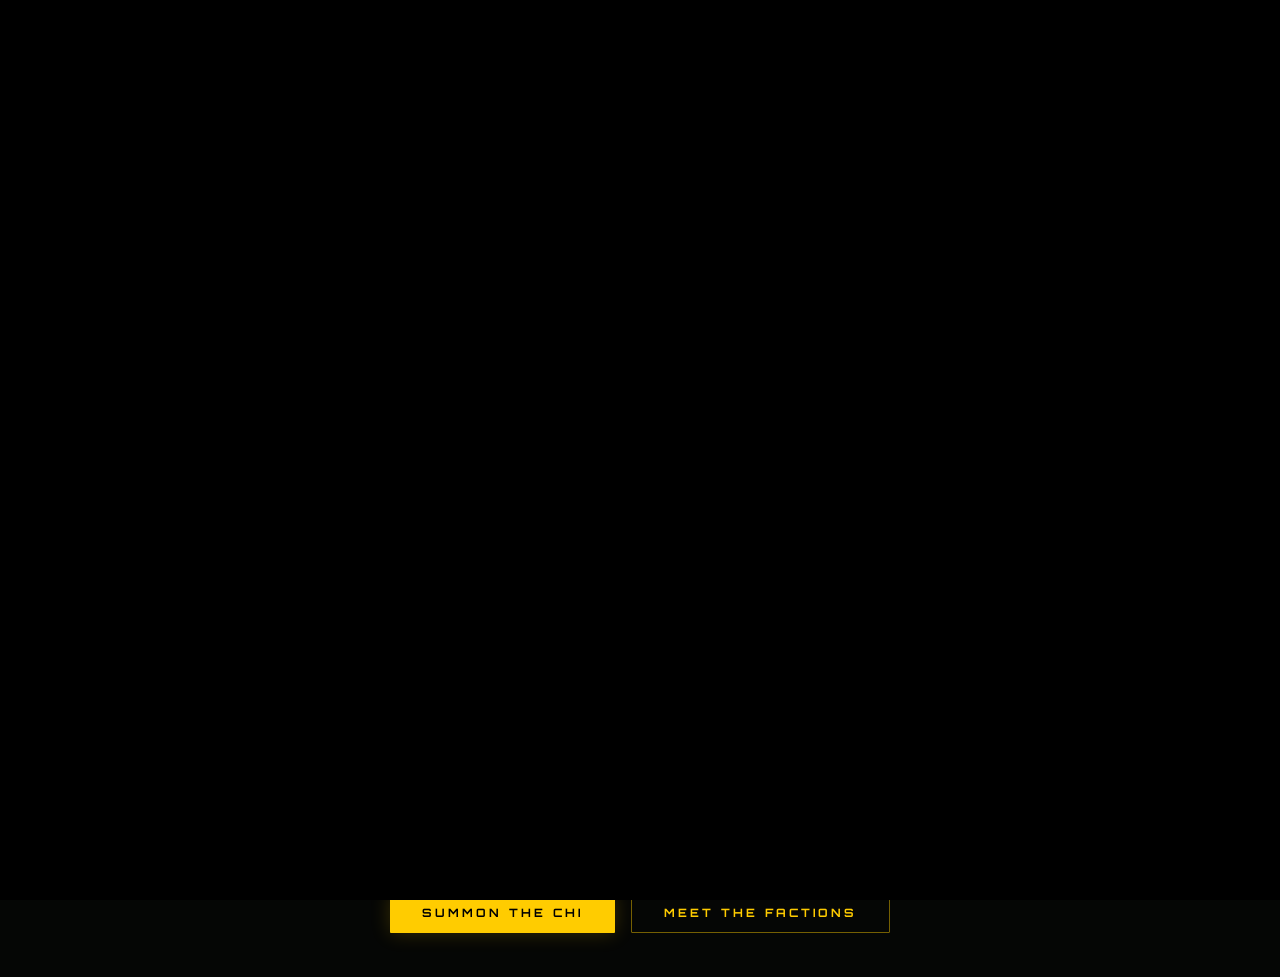
<file: index.html>
<!DOCTYPE html>
<html lang="en">

<head>
    <meta charset="UTF-8">
    <meta name="viewport" content="width=device-width, initial-scale=1.0">
    <title>Iron Fist | The Immortal Weapon</title>
    <link rel="icon" type="image/png" href="Assets\iron-fist-icon-4.png">
    <link rel="stylesheet" href="css/style.css">

    <style>
        /* ── Hero ── */
        .hero {
            position: relative;
            height: 100vh;
            display: flex;
            align-items: center;
            justify-content: center;
            text-align: center;
            overflow: hidden;
            background: #050605;
        }

        /* Subtle radial glow behind the fist */
        .hero::before {
            content: '';
            position: absolute;
            inset: 0;
            background: radial-gradient(ellipse 60% 50% at 50% 55%,
                    rgba(255, 204, 0, 0.07) 0%,
                    transparent 70%);
            pointer-events: none;
            z-index: 0;
        }

        /* ── Fist emblem ── */
        .fist-wrap {
            position: relative;
            width: clamp(130px, 22vw, 200px);
            height: clamp(130px, 22vw, 200px);
            margin: 0 auto 2rem;
        }

        /* Rotating ring */
        .fist-ring {
            position: absolute;
            inset: 0;
            border-radius: 50%;
            border: 1.5px solid rgba(255, 204, 0, 0.35);
            animation: spinRing 18s linear infinite;
        }

        .fist-ring::before {
            content: '';
            position: absolute;
            top: -4px;
            left: 50%;
            transform: translateX(-50%);
            width: 8px;
            height: 8px;
            border-radius: 50%;
            background: var(--primary-gold);
            box-shadow: 0 0 12px var(--primary-gold);
        }

        @keyframes spinRing {
            to {
                transform: rotate(360deg);
            }
        }

        /* Inner glow disc */
        .fist-disc {
            position: absolute;
            inset: 12px;
            border-radius: 50%;
            background: radial-gradient(circle, rgba(255, 204, 0, 0.10) 0%, rgba(5, 6, 5, 0.95) 65%);
            border: 1px solid rgba(255, 204, 0, 0.15);
            display: flex;
            align-items: center;
            justify-content: center;
        }

        /* SVG fist icon */
        .fist-svg {
            width: 52%;
            height: 52%;
            filter: drop-shadow(0 0 14px rgba(255, 204, 0, 0.55));
            animation: fistPulse 3.5s ease-in-out infinite;
        }

        @keyframes fistPulse {

            0%,
            100% {
                filter: drop-shadow(0 0 10px rgba(255, 204, 0, 0.4));
                transform: scale(1);
            }

            50% {
                filter: drop-shadow(0 0 22px rgba(255, 204, 0, 0.75));
                transform: scale(1.04);
            }
        }

        /* ── Hero content ── */
        .hero-content {
            position: relative;
            z-index: 2;
            max-width: 680px;
            padding: 2rem 1.5rem;
        }

        .hero-eyebrow {
            font-family: var(--font-heading);
            font-size: clamp(0.6rem, 1.5vw, 0.75rem);
            letter-spacing: 10px;
            color: var(--primary-gold);
            text-transform: uppercase;
            opacity: 0;
            animation: riseIn 1s 0.2s ease-out forwards;
            margin-bottom: 0.6rem;
        }

        .hero-text-logo {
            font-family: var(--font-heading);
            color: transparent;
            font-weight: 900;
            font-size: clamp(4.5rem, 13vw, 10rem);
            margin: 0 auto;
            display: inline-block;
            -webkit-text-stroke: 2px var(--primary-gold);
            text-shadow: 0 0 20px rgba(255, 204, 0, 0.5), 0 0 50px rgba(255, 204, 0, 0.3);
            line-height: 0.88;
            letter-spacing: 4px;
            transform: perspective(500px) translateZ(40px);
            transition: all 0.3s ease;
            opacity: 0;
            animation: riseIn 1s 0.5s ease-out forwards;
            margin-bottom: 0.2rem;
        }

        .hero-text-logo:hover {
            color: var(--primary-gold);
            filter: drop-shadow(0 0 30px var(--primary-gold)) brightness(1.2);
            -webkit-text-stroke: 0px;
        }

        .glow-text {
            animation: riseIn 1s 0.5s ease-out forwards, glow 1.6s ease-in-out infinite alternate;
        }

        @keyframes glow {
            from {
                text-shadow: 0 0 3px rgba(255, 220, 0, 0.9),
                    0 0 8px rgba(255, 204, 0, 0.6),
                    0 0 18px rgba(255, 190, 0, 0.35);
            }

            to {
                text-shadow: 0 0 2px rgba(255, 204, 0, 0.3),
                    0 0 5px rgba(180, 140, 0, 0.15);
            }
        }

        .hero-tagline {
            font-family: var(--font-body);
            font-size: clamp(0.85rem, 1.8vw, 1rem);
            color: #a0a8a0;
            letter-spacing: 3px;
            text-transform: uppercase;
            opacity: 0;
            animation: riseIn 1s 0.8s ease-out forwards;
            margin-bottom: 1.8rem;
        }

        .hero-divider {
            width: 48px;
            height: 1px;
            background: var(--primary-gold);
            margin: 1.4rem auto;
            opacity: 0;
            animation: riseIn 1s 1s ease-out forwards;
            box-shadow: 0 0 8px rgba(255, 204, 0, 0.5);
        }

        .hero-desc {
            font-family: var(--font-body);
            font-size: clamp(0.9rem, 1.6vw, 1.05rem);
            color: #757d75;
            line-height: 1.75;
            max-width: 520px;
            margin: 0 auto 2.2rem;
            opacity: 0;
            animation: riseIn 1s 1.2s ease-out forwards;
        }

        .cta-group {
            display: flex;
            gap: 1rem;
            justify-content: center;
            flex-wrap: wrap;
            opacity: 0;
            animation: riseIn 1s 1.5s ease-out forwards;
        }

        @keyframes riseIn {
            from {
                opacity: 0;
                transform: translateY(16px);
            }

            to {
                opacity: 1;
                transform: translateY(0);
            }
        }

        /* Slim clean buttons */
        .btn-slim {
            display: inline-flex;
            align-items: center;
            gap: 0.5rem;
            padding: 0.7rem 2rem;
            font-family: var(--font-heading);
            font-size: 0.72rem;
            font-weight: 700;
            letter-spacing: 3px;
            text-transform: uppercase;
            border-radius: 1px;
            cursor: pointer;
            transition: all 0.3s ease;
        }

        .btn-gold {
            background: var(--primary-gold);
            color: #000;
            border: none;
            box-shadow: 0 0 20px rgba(255, 204, 0, 0.2);
        }

        .btn-gold:hover {
            background: #ffe040;
            box-shadow: 0 0 30px rgba(255, 204, 0, 0.5);
            transform: translateY(-2px);
        }

        .btn-ghost {
            background: transparent;
            color: var(--primary-gold);
            border: 1px solid rgba(255, 204, 0, 0.45);
        }

        .btn-ghost:hover {
            background: rgba(255, 204, 0, 0.06);
            border-color: var(--primary-gold);
            transform: translateY(-2px);
        }

        /* ── Mobile ── */
        @media (max-width: 600px) {
            .hero-title {
                font-size: clamp(3.5rem, 20vw, 6rem);
            }

            .cta-group {
                flex-direction: column;
                align-items: center;
            }

            .btn-slim {
                width: 220px;
                justify-content: center;
            }
        }
    </style>
</head>

<body>

    <div id="intro-loader">
        <video id="intro-video" autoplay muted playsinline>
            <source src="Assets\IRONFIST LOGO INTRO.mp4" type="video/mp4">
        </video>
    </div>

    <nav>
        <div class="nav-container">
            <a href="index.html" class="nav-logo-link">
                <img src="Assets\iron-fist-icon-4.png" width="60" height="42" alt="Site Logo" class="logo">
            </a>
            <button class="hamburger" id="hamburger" aria-label="Toggle navigation">
                <span></span><span></span><span></span>
            </button>
            <ul class="nav-links" id="nav-links">
                <li><a href="index.html" class="active">Home</a></li>
                <li><a href="the origin.html">Origin</a></li>
                <li><a href="characters.html">Factions</a></li>
                <li><a href="the war.html">War</a></li>
                <li><a href="the lore.html">Lore</a></li>
            </ul>
        </div>
    </nav>
    <br>
    <br>
    <br>

    <header class="hero">
        <div class="hero-content">

            <!-- Fist Emblem -->
            <div class="fist-wrap">
                <div class="fist-ring"></div>
                <div class="fist-disc">
                    <!-- Chi Power Fist: fist + radiating energy rays + chi core -->
                    <svg class="fist-svg" viewBox="0 0 100 100" xmlns="http://www.w3.org/2000/svg">
                        <defs>
                            <radialGradient id="chiCore" cx="50%" cy="50%" r="50%">
                                <stop offset="0%" stop-color="#fff9c4" stop-opacity="1" />
                                <stop offset="40%" stop-color="#ffcc00" stop-opacity="0.9" />
                                <stop offset="100%" stop-color="#ff8800" stop-opacity="0" />
                            </radialGradient>
                        </defs>

                        <!-- Energy rays radiating outward (8 directions) -->
                        <g stroke="#ffcc00" stroke-linecap="round" opacity="0.55">
                            <line x1="50" y1="50" x2="50" y2="6" stroke-width="1.2" />
                            <line x1="50" y1="50" x2="50" y2="94" stroke-width="1.2" />
                            <line x1="50" y1="50" x2="6" y2="50" stroke-width="1.2" />
                            <line x1="50" y1="50" x2="94" y2="50" stroke-width="1.2" />
                            <line x1="50" y1="50" x2="21" y2="21" stroke-width="0.8" opacity="0.4" />
                            <line x1="50" y1="50" x2="79" y2="21" stroke-width="0.8" opacity="0.4" />
                            <line x1="50" y1="50" x2="21" y2="79" stroke-width="0.8" opacity="0.4" />
                            <line x1="50" y1="50" x2="79" y2="79" stroke-width="0.8" opacity="0.4" />
                        </g>

                        <!-- Short inner burst lines (closer energy) -->
                        <g stroke="#ffe040" stroke-linecap="round" opacity="0.7">
                            <line x1="50" y1="50" x2="50" y2="22" stroke-width="2" />
                            <line x1="50" y1="50" x2="50" y2="78" stroke-width="2" />
                            <line x1="50" y1="50" x2="22" y2="50" stroke-width="2" />
                            <line x1="50" y1="50" x2="78" y2="50" stroke-width="2" />
                            <line x1="50" y1="50" x2="29" y2="29" stroke-width="1.5" />
                            <line x1="50" y1="50" x2="71" y2="29" stroke-width="1.5" />
                            <line x1="50" y1="50" x2="29" y2="71" stroke-width="1.5" />
                            <line x1="50" y1="50" x2="71" y2="71" stroke-width="1.5" />
                        </g>

                        <!-- Fist body (fingers) -->
                        <rect x="32" y="28" width="8.5" height="20" rx="3.5" fill="#ffcc00" />
                        <rect x="42" y="24" width="8.5" height="24" rx="3.5" fill="#ffcc00" />
                        <rect x="52" y="26" width="8.5" height="22" rx="3.5" fill="#ffcc00" />
                        <rect x="62" y="30" width="8" height="18" rx="3.5" fill="#ffcc00" />

                        <!-- Palm -->
                        <rect x="28" y="44" width="46" height="22" rx="4" fill="#ffcc00" />

                        <!-- Thumb -->
                        <rect x="18" y="48" width="13" height="10" rx="4" fill="#ffcc00" />

                        <!-- Knuckle grooves -->
                        <g stroke="#050605" stroke-width="1.2">
                            <line x1="38" y1="44" x2="38" y2="51" />
                            <line x1="47" y1="44" x2="47" y2="51" />
                            <line x1="57" y1="44" x2="57" y2="51" />
                            <line x1="66" y1="44" x2="66" y2="51" />
                        </g>

                        <!-- Chi core glow on knuckle face -->
                        <ellipse cx="50" cy="48" rx="14" ry="6" fill="url(#chiCore)" opacity="0.75" />
                    </svg>
                </div>
            </div>

            <p class="hero-eyebrow">The Immortal Weapon</p>
            <h1 class="hero-text-logo glow-text">IRON<br>FIST</h1>
            <br>
            <br>
            <p class="hero-tagline">Sworn Defender &middot; K'un-Lun &middot; Chi Warrior</p>
            <div class="hero-divider"></div>
            <p class="hero-desc">
                Danny Rand returns from the mystical city of K'un&#8209;Lun with the power of the Iron Fist &mdash;
                a weapon forged from chi. Now he faces the shadows threatening New York City.
            </p>

            <div class="cta-group">
                <button class="btn-slim btn-gold" onclick="window.location.href='the origin.html'">Summon the
                    Chi</button>
                <button class="btn-slim btn-ghost" onclick="window.location.href='characters.html'">Meet the
                    Factions</button>
            </div>
        </div>
    </header>

    <script src="js/main.js"></script>

    <script>
        window.addEventListener("load", () => {
            const loader = document.getElementById("intro-loader");
            const video = document.getElementById("intro-video");

            // 1. Switch to sessionStorage to allow the intro once per tab session
            if (sessionStorage.getItem("introPlayed") === "true") {
                if (loader) {
                    loader.style.display = "none"; // Hide immediately
                    loader.remove();
                }
                return;
            }

            // 2. Play intro normally
            if (video) {
                video.play().catch(error => {
                    // Browsers often block autoplay; if it fails, just remove the loader
                    console.log("Autoplay blocked or failed:", error);
                    loader.remove();
                });

                video.onended = () => {
                    loader.classList.add("fade-out");

                    setTimeout(() => {
                        loader.remove();
                        // 3. Mark as played for THIS session only
                        sessionStorage.setItem("introPlayed", "true");
                    }, 600);
                };
            } else {
                // Safety check: if no video found, remove loader so site isn't stuck
                if (loader) loader.remove();
            }
        });
    </script>

</body>

</html>
</file>
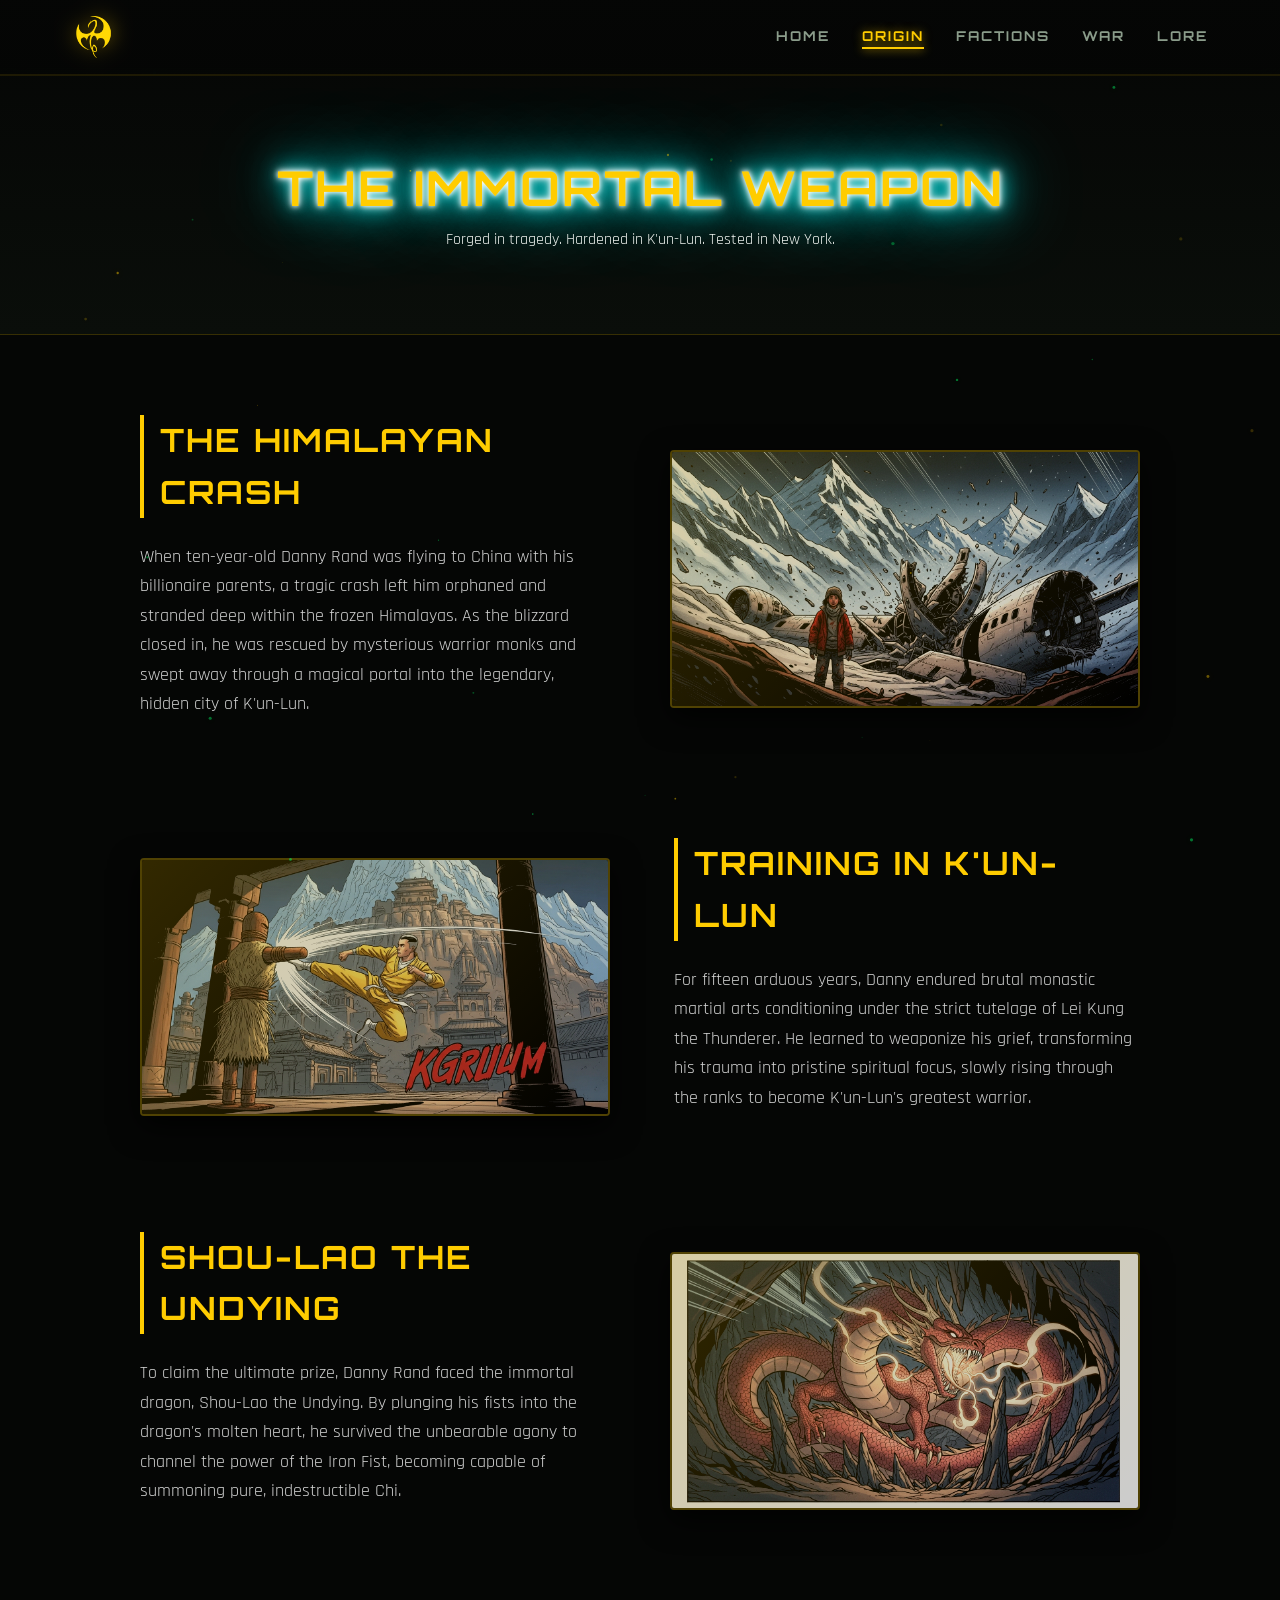
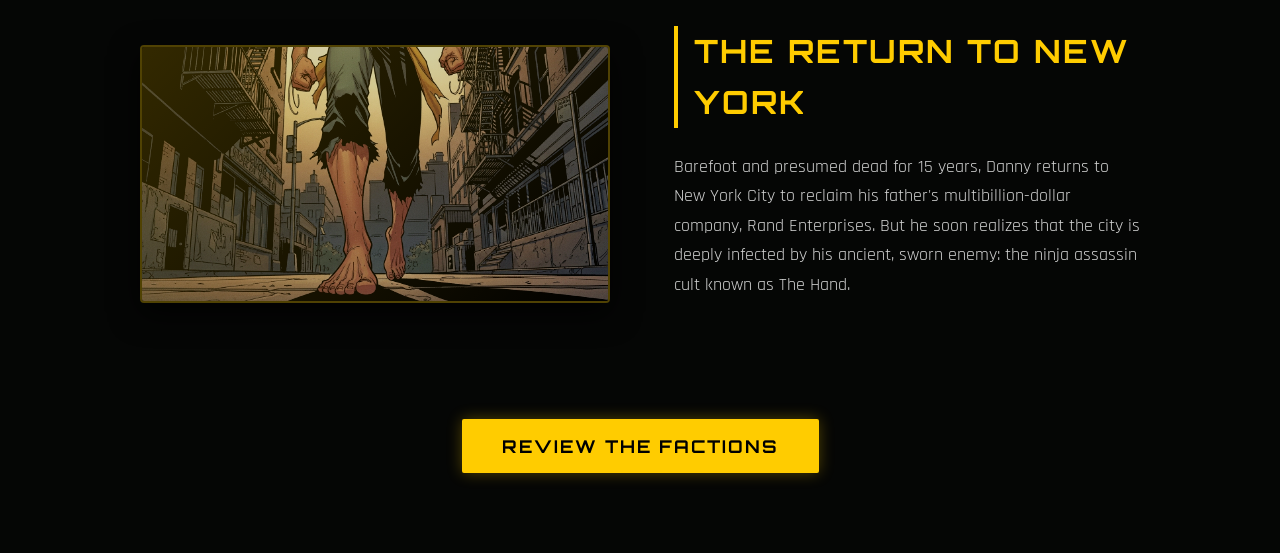
<file: characters.html>
<!DOCTYPE html>
<html lang="en">

<head>
    <meta charset="UTF-8">
    <meta name="viewport" content="width=device-width, initial-scale=1.0">
    <title>Iron Fist | The Origin</title>
    <link rel="icon" type="image/png" href="Assets\iron-fist-icon-4.png">
    <link rel="stylesheet" href="css/style.css">

    <style>
        .page-header {
            padding-top: 150px;
            padding-bottom: 50px;
            text-align: center;
            background: linear-gradient(to bottom, rgba(5, 6, 5, 0.9), var(--bg-dark));
            border-bottom: 1px solid rgba(255, 204, 0, 0.2);
        }

        .page-header h1 {
            font-size: clamp(3rem, 6vw, 5rem);
            color: var(--primary-gold);
            text-shadow: 0 0 20px var(--primary-gold-glow), 0 0 40px var(--primary-gold);
            margin-bottom: 1rem;
        }

        .story-section {
            padding: 5rem 0;
            max-width: 1000px;
            margin: 0 auto;
        }

        .story-block {
            display: flex;
            align-items: center;
            gap: 4rem;
            margin-bottom: 6rem;
        }

        .story-block:nth-child(even) {
            flex-direction: row-reverse;
        }

        .story-text {
            flex: 1;
        }

        .story-text h2 {
            color: var(--primary-gold);
            font-size: 2rem;
            margin-bottom: 1.5rem;
            border-left: 4px solid var(--primary-gold);
            padding-left: 1rem;
        }

        .story-text p {
            font-size: 1.15rem;
            color: #d0d0d0;
            margin-bottom: 1.5rem;
        }

        .story-img-container {
            flex: 1;
            position: relative;
            border-radius: 4px;
            overflow: hidden;
            box-shadow: 0 10px 30px rgba(0, 0, 0, 0.8);
            border: 2px solid rgba(255, 204, 0, 0.3);
        }

        .story-img {
            width: 100%;
            height: auto;
            display: block;
            transition: var(--transition-slow);
            filter: contrast(120%) brightness(0.8);
        }

        .story-img-container:hover .story-img {
            transform: scale(1.05);
            filter: contrast(140%) brightness(1.1);
        }

        .story-img-container::after {
            content: '';
            position: absolute;
            top: 0;
            left: 0;
            right: 0;
            bottom: 0;
            background: linear-gradient(135deg, rgba(255, 204, 0, 0.2), transparent);
            pointer-events: none;
        }

        @media (max-width: 768px) {

            .story-block,
            .story-block:nth-child(even) {
                flex-direction: column;
                gap: 2rem;
            }

            .story-section {
                padding: 2rem 0;
            }

            .story-block {
                margin-bottom: 3rem;
            }

            .story-text h2 {
                font-size: 1.4rem;
            }

            .story-text p {
                font-size: 1rem;
            }
        }

        .glow-text {
            font-size: 3rem;
            color: #fff;
            text-align: center;
            /* Initial glow */
            text-shadow: 0 0 5px #fff,
                0 0 10px #fff,
                0 0 20px #0ff,
                0 0 40px #0ff,
                0 0 80px #0ff;
            /* Animation */
            animation: glow 1.5s ease-in-out infinite alternate;
        }

        /* Keyframes for glowing animation */
        @keyframes glow {
            from {
                text-shadow: 0 0 4px #fffb00,
                    0 0 8px #d9ff00,
                    0 0 16px rgb(208, 255, 0),
                    0 0 32px rgb(255, 230, 0),
                    0 0 64px rgb(255, 255, 255);
            }

            to {
                text-shadow: 0 0 8px #000000,
                    0 0 16px rgb(0, 0, 0),
                    0 0 32px rgb(0, 0, 0),
                    0 0 64px rgb(0, 0, 0),
                    0 0 128px rgb(0, 0, 0);
            }
        }
    </style>
</head>

<body>

    <nav>
        <div class="nav-container">
            <a href="index.html" class="nav-logo-link">
                <img src="Assets\iron-fist-icon-4.png" width="60" height="42" alt="Site Logo" class="logo">
            </a>
            <button class="hamburger" id="hamburger" aria-label="Toggle navigation">
                <span></span><span></span><span></span>
            </button>
            <ul class="nav-links" id="nav-links">
                <li><a href="index.html">Home</a></li>
                <li><a href="the origin.html" class="active">Origin</a></li>
                <li><a href="characters.html">Factions</a></li>
                <li><a href="the war.html">War</a></li>
                <li><a href="the lore.html">Lore</a></li>
            </ul>
        </div>
    </nav>

    <header class="page-header">
        <div class="container">
            <h2 class="animate-on-scroll glow-text" style="color: #ffcc00;">The Immortal Weapon</h2>
            <p style="max-width: 600px; margin: 0 auto; padding-bottom: 2rem;">Forged in tragedy. Hardened in K'un-Lun.
                Tested in New York.</p>
        </div>
    </header>

    <section class="story-section container">

        <div class="story-block animate-on-scroll">
            <div class="story-text">
                <h2>The Himalayan Crash</h2>
                <p>When ten-year-old Danny Rand was flying to China with his billionaire parents, a tragic crash left
                    him orphaned and stranded deep within the frozen Himalayas. As the blizzard closed in, he was
                    rescued by mysterious warrior monks and swept away through a magical portal into the legendary,
                    hidden city of K'un-Lun.</p>
            </div>
            <div class="story-img-container">
                <img src="Assets\Origin\The Himalayan Crash.jpeg" alt="Snowy Mountains" class="story-img">
            </div>
        </div>

        <div class="story-block animate-on-scroll">
            <div class="story-text">
                <h2>Training in K'un-Lun</h2>
                <p>For fifteen arduous years, Danny endured brutal monastic martial arts conditioning under the strict
                    tutelage of Lei Kung the Thunderer. He learned to weaponize his grief, transforming his trauma into
                    pristine spiritual focus, slowly rising through the ranks to become K'un-Lun's greatest warrior.</p>
            </div>
            <div class="story-img-container">
                <img src="Assets\Origin\Training in K'un-Lun.jfif" alt="Dojo Training" class="story-img">
            </div>
        </div>

        <div class="story-block animate-on-scroll">
            <div class="story-text">
                <h2>Shou-Lao the Undying</h2>
                <p>To claim the ultimate prize, Danny Rand faced the immortal dragon, Shou-Lao the Undying. By plunging
                    his fists into the dragon's molten heart, he survived the unbearable agony to channel the power of
                    the Iron Fist, becoming capable of summoning pure, indestructible Chi.</p>
            </div>
            <div class="story-img-container">
                <img src="Assets\Origin\Shou-Lao the Undying.jpeg" alt="Glowing Fire" class="story-img">
            </div>
        </div>

        <div class="story-block animate-on-scroll">
            <div class="story-text">
                <h2>The Return to New York</h2>
                <p>Barefoot and presumed dead for 15 years, Danny returns to New York City to reclaim his father's
                    multibillion-dollar company, Rand Enterprises. But he soon realizes that the city is deeply infected
                    by his ancient, sworn enemy: the ninja assassin cult known as The Hand.</p>
            </div>
            <div class="story-img-container">
                <img src="Assets\Origin\The Return to New York.jfif" alt="New York Skyline" class="story-img">
            </div>
        </div>

        <div class="text-center animate-on-scroll" style="margin-top: 4rem;">
            <button class="btn" onclick="window.location.href='Characters.html'">Review the Factions</button>
        </div>

    </section>

    <script src="js/main.js"></script>
</body>

</html>
</file>
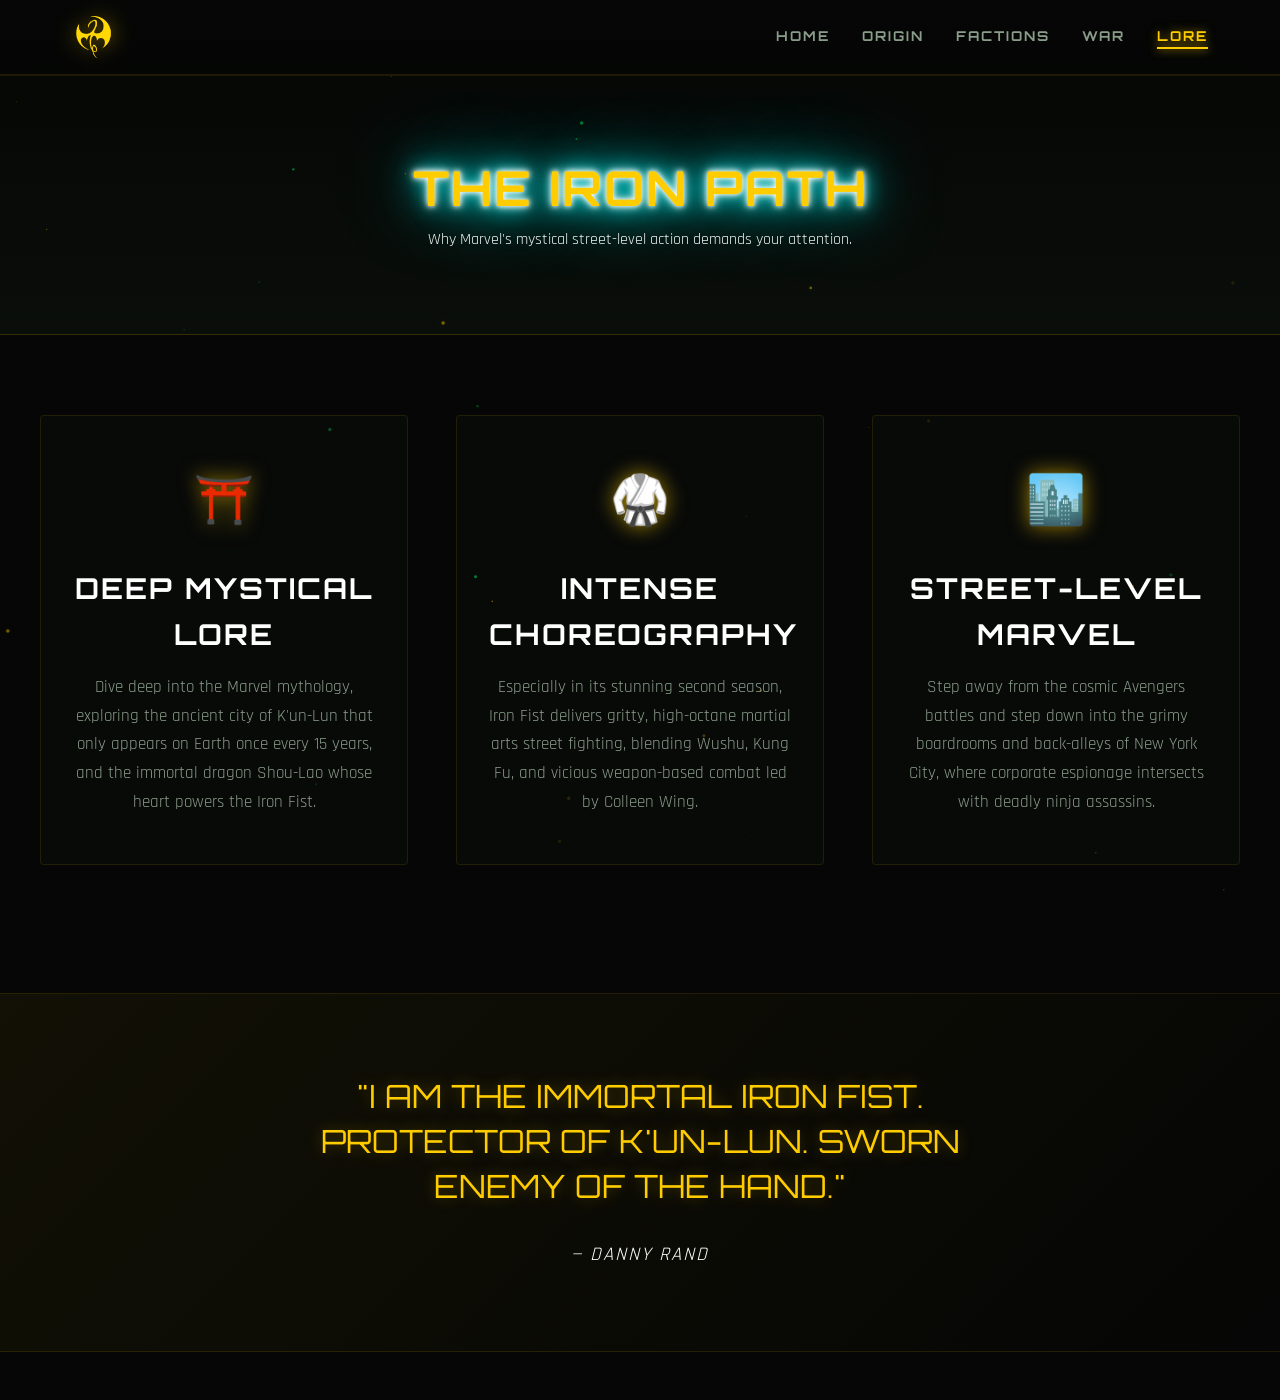
<file: the lore.html>
<!DOCTYPE html>
<html lang="en">

<head>
    <meta charset="UTF-8">
    <meta name="viewport" content="width=device-width, initial-scale=1.0">
    <title>Iron Fist | The Lore</title>
    <link rel="icon" type="image/png" href="Assets\iron-fist-icon-4.png">
    <link rel="stylesheet" href="css/style.css">

    <style>
        .page-header {
            padding-top: 150px;
            padding-bottom: 50px;
            text-align: center;
            background: linear-gradient(to bottom, rgba(5, 6, 5, 0.9), var(--bg-dark));
            border-bottom: 1px solid rgba(255, 204, 0, 0.2);
        }

        .page-header h1 {
            font-size: clamp(3rem, 6vw, 5rem);
            color: var(--primary-gold);
            text-shadow: 0 0 20px var(--primary-gold-glow), 0 0 40px var(--primary-gold);
            margin-bottom: 1rem;
        }

        .features-grid {
            display: grid;
            grid-template-columns: repeat(auto-fit, minmax(300px, 1fr));
            gap: 3rem;
            padding: 5rem 0;
        }

        .feature-card {
            background: rgba(10, 14, 10, 0.6);
            padding: 3rem 2rem;
            text-align: center;
            border-radius: 4px;
            border: 1px solid rgba(255, 204, 0, 0.1);
            transition: var(--transition-medium);
        }

        .feature-card:hover {
            transform: translateY(-10px);
            background: rgba(20, 20, 15, 0.9);
            border-color: rgba(255, 204, 0, 0.6);
            box-shadow: 0 10px 40px rgba(255, 204, 0, 0.15);
        }

        .feature-icon {
            font-size: 3rem;
            color: var(--primary-gold);
            margin-bottom: 1.5rem;
            display: inline-block;
            text-shadow: 0 0 20px var(--primary-gold-glow);
        }

        .feature-card h3 {
            color: #fff;
            font-size: 1.8rem;
            margin-bottom: 1rem;
        }

        .feature-card p {
            color: var(--text-muted);
            font-size: 1.05rem;
            line-height: 1.7;
        }

        .review-section {
            background: linear-gradient(135deg, rgba(255, 204, 0, 0.05), transparent);
            padding: 5rem 0;
            border-top: 1px solid rgba(255, 204, 0, 0.1);
            border-bottom: 1px solid rgba(255, 204, 0, 0.1);
            margin: 3rem 0;
        }

        .quote {
            max-width: 800px;
            margin: 0 auto;
            text-align: center;
        }

        .quote blockquote {
            font-size: 2rem;
            font-family: var(--font-heading);
            color: var(--primary-gold);
            line-height: 1.4;
            margin-bottom: 2rem;
            text-shadow: 0 0 15px rgba(255, 204, 0, 0.3);
        }

        .quote cite {
            color: #fff;
            font-family: var(--font-body);
            font-size: 1.2rem;
            letter-spacing: 2px;
            text-transform: uppercase;
        }

        .glow-text {
            font-size: 3rem;
            color: #fff;
            text-align: center;
            /* Initial glow */
            text-shadow: 0 0 5px #fff,
                0 0 10px #fff,
                0 0 20px #0ff,
                0 0 40px #0ff,
                0 0 80px #0ff;
            /* Animation */
            animation: glow 1.5s ease-in-out infinite alternate;
        }

        /* Keyframes for glowing animation */
        @keyframes glow {
            from {
                text-shadow: 0 0 4px #fffb00,
                    0 0 8px #d9ff00,
                    0 0 16px rgb(208, 255, 0),
                    0 0 32px rgb(255, 230, 0),
                    0 0 64px rgb(255, 255, 255);
            }

            to {
                text-shadow: 0 0 8px #000000,
                    0 0 16px rgb(0, 0, 0),
                    0 0 32px rgb(0, 0, 0),
                    0 0 64px rgb(0, 0, 0),
                    0 0 128px rgb(0, 0, 0);
            }
        }

        /* === MOBILE === */
        @media (max-width: 768px) {
            .features-grid {
                grid-template-columns: 1fr;
                gap: 1.5rem;
                padding: 2rem 0;
            }

            .feature-card {
                padding: 2rem 1.5rem;
            }

            .feature-card h3 {
                font-size: 1.3rem;
            }

            .quote blockquote {
                font-size: 1.2rem;
                padding: 0 0.5rem;
            }

            .review-section {
                padding: 3rem 0;
            }
        }
    </style>
</head>

<body>

    <nav>
        <div class="nav-container">
            <a href="index.html" class="nav-logo-link">
                <img src="Assets\iron-fist-icon-4.png" width="60" height="42" alt="Site Logo" class="logo">
            </a>
            <button class="hamburger" id="hamburger" aria-label="Toggle navigation">
                <span></span><span></span><span></span>
            </button>
            <ul class="nav-links" id="nav-links">
                <li><a href="index.html">Home</a></li>
                <li><a href="the origin.html">Origin</a></li>
                <li><a href="characters.html">Factions</a></li>
                <li><a href="the war.html">War</a></li>
                <li><a href="the lore.html" class="active">Lore</a></li>
            </ul>
        </div>
    </nav>

    <header class="page-header">
        <div class="container">
            <h2 class="animate-on-scroll glow-text" style="color: #ffcc00;">The Iron Path</h2>
            <p class="animate-on-scroll delay-1" style="max-width: 600px; margin: 0 auto; padding-bottom: 2rem;">Why
                Marvel's mystical street-level action demands your attention.</p>
        </div>
    </header>

    <main>
        <section class="container features-grid">
            <div class="feature-card animate-on-scroll">
                <div class="feature-icon">⛩️</div>
                <h3>Deep Mystical Lore</h3>
                <p>Dive deep into the Marvel mythology, exploring the ancient city of K'un-Lun that
                    only appears on
                    Earth once every 15 years, and the immortal dragon Shou-Lao whose heart powers the Iron Fist.</p>
            </div>

            <div class="feature-card animate-on-scroll delay-1">
                <div class="feature-icon">🥋</div>
                <h3>Intense Choreography</h3>
                <p>Especially in its stunning second season, Iron Fist delivers gritty, high-octane
                    martial arts street
                    fighting, blending Wushu, Kung Fu, and vicious weapon-based combat led by Colleen Wing.</p>
            </div>

            <div class="feature-card animate-on-scroll delay-2">
                <div class="feature-icon">🏙️</div>
                <h3>Street-Level Marvel</h3>
                <p>Step away from the cosmic Avengers battles and step down into the grimy boardrooms
                    and back-alleys of
                    New York City, where corporate espionage intersects with deadly ninja assassins.</p>
            </div>
        </section>

        <section class="review-section">
            <div class="container quote animate-on-scroll">
                <blockquote>"I AM THE IMMORTAL IRON FIST. PROTECTOR OF K'UN-LUN. SWORN ENEMY OF THE HAND."</blockquote>
                <cite>— Danny Rand</cite>
            </div>
        </section>

    </main>

    <script src="js/main.js"></script>
</body>

</html>
</file>
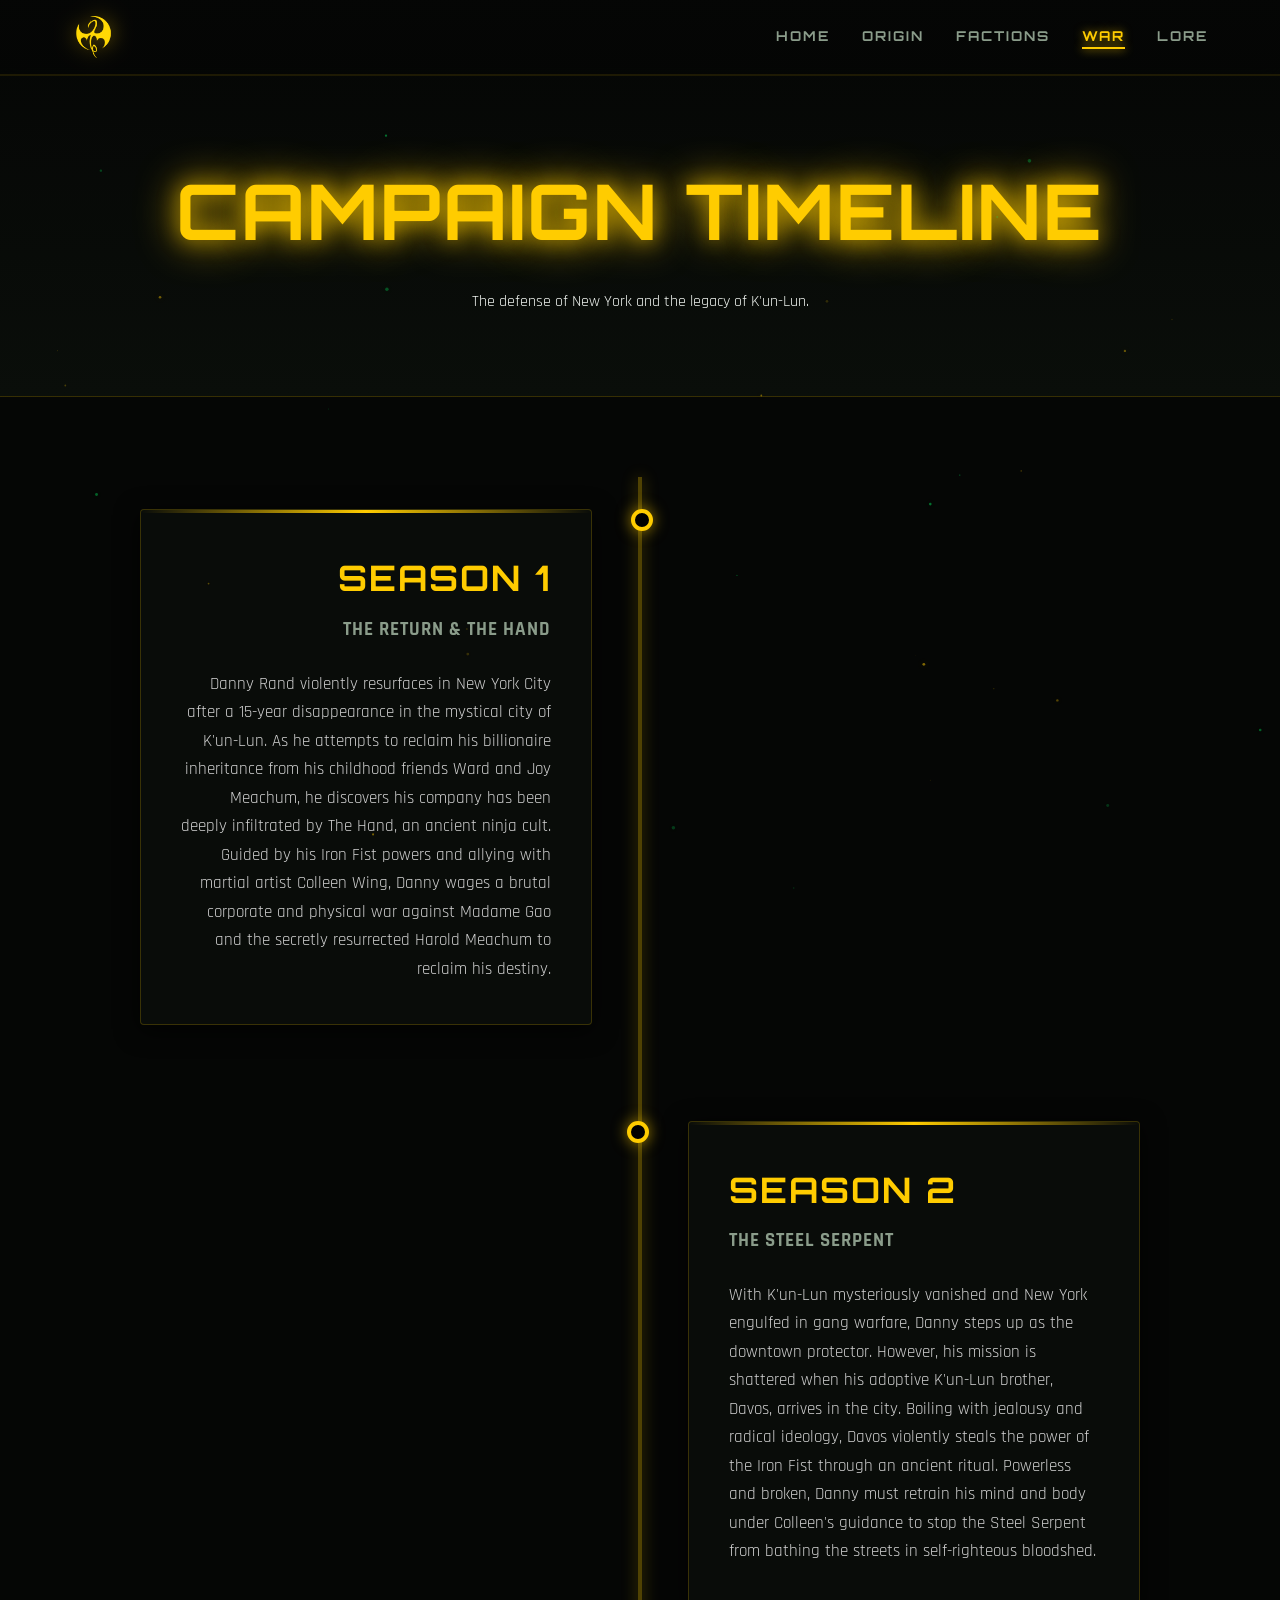
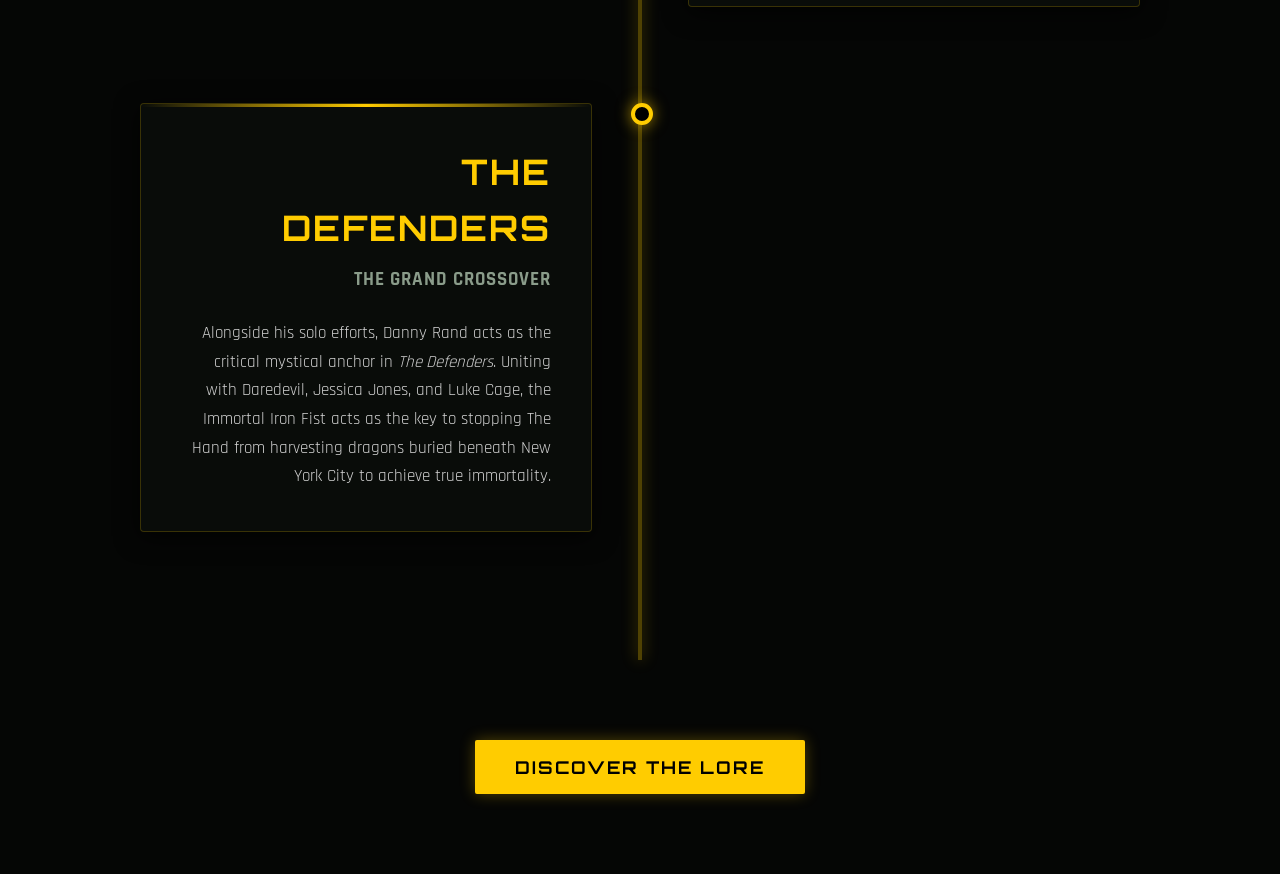
<file: the war.html>
<!DOCTYPE html>
<html lang="en">

<head>
    <meta charset="UTF-8">
    <meta name="viewport" content="width=device-width, initial-scale=1.0">
    <title>Iron Fist | The War</title>
    <link rel="icon" type="image/png" href="Assets\iron-fist-icon-4.png">
    <link rel="stylesheet" href="css/style.css">

    <style>
        .page-header {
            padding-top: 150px;
            padding-bottom: 50px;
            text-align: center;
            background: linear-gradient(to bottom, rgba(5, 6, 5, 0.9), var(--bg-dark));
            border-bottom: 1px solid rgba(255, 204, 0, 0.2);
        }

        .page-header h1 {
            font-size: clamp(3rem, 6vw, 5rem);
            color: var(--primary-gold);
            text-shadow: 0 0 20px var(--primary-gold-glow), 0 0 40px var(--primary-gold);
            margin-bottom: 1rem;
        }

        .timeline {
            position: relative;
            max-width: 1000px;
            margin: 5rem auto;
            padding: 2rem 0;
        }

        .timeline::before {
            content: '';
            position: absolute;
            top: 0;
            left: 50%;
            transform: translateX(-50%);
            width: 4px;
            height: 100%;
            background: rgba(255, 204, 0, 0.3);
            box-shadow: 0 0 15px rgba(255, 204, 0, 0.4);
        }

        .timeline-item {
            position: relative;
            margin-bottom: 6rem;
            width: 50%;
            padding-right: 3rem;
            text-align: right;
        }

        .timeline-item:nth-child(even) {
            margin-left: 50%;
            padding-right: 0;
            padding-left: 3rem;
            text-align: left;
        }

        .timeline-dot {
            position: absolute;
            top: 0;
            right: -13px;
            width: 22px;
            height: 22px;
            background: #000;
            border: 4px solid var(--primary-gold);
            border-radius: 50%;
            z-index: 2;
            box-shadow: 0 0 15px var(--primary-gold-glow);
        }

        .timeline-item:nth-child(even) .timeline-dot {
            left: -13px;
            right: auto;
        }

        .season-card {
            background: rgba(10, 14, 10, 0.8);
            border: 1px solid rgba(255, 204, 0, 0.2);
            padding: 2.5rem;
            border-radius: 4px;
            box-shadow: 0 5px 25px rgba(0, 0, 0, 0.8);
            transition: var(--transition-medium);
            position: relative;
            overflow: hidden;
        }

        .season-card::before {
            content: '';
            position: absolute;
            top: 0;
            left: 0;
            right: 0;
            height: 3px;
            background: linear-gradient(90deg, transparent, var(--primary-gold), transparent);
        }

        .season-card:hover {
            transform: translateY(-5px);
            border-color: rgba(255, 204, 0, 0.6);
            box-shadow: 0 10px 40px rgba(255, 204, 0, 0.15);
        }

        .season-card h2 {
            color: var(--primary-gold);
            font-size: 2.2rem;
            margin-bottom: 0.5rem;
        }

        .season-card h3 {
            color: #fff;
            font-family: var(--font-body);
            font-size: 1.2rem;
            margin-bottom: 1.5rem;
            letter-spacing: 1px;
            color: var(--text-muted);
        }

        .season-card p {
            color: #d0d0d0;
            font-size: 1.05rem;
            line-height: 1.7;
        }

        @media (max-width: 768px) {
            .timeline::before {
                left: 30px;
            }

            .timeline-item {
                width: 100%;
                padding-left: 80px;
                padding-right: 0;
                text-align: left;
            }

            .timeline-item:nth-child(even) {
                margin-left: 0;
            }

            .timeline-dot {
                left: 18px;
                right: auto;
            }
        }

        .glow-text {
            font-size: 3rem;
            color: #fff;
            text-align: center;
            /* Initial glow */
            text-shadow: 0 0 5px #fff,
                0 0 10px #fff,
                0 0 20px #0ff,
                0 0 40px #0ff,
                0 0 80px #0ff;
            /* Animation */
            animation: glow 1.5s ease-in-out infinite alternate;
        }

        /* Keyframes for glowing animation */
        @keyframes glow {
            from {
                text-shadow: 0 0 4px #fffb00,
                    0 0 8px #d9ff00,
                    0 0 16px rgb(208, 255, 0),
                    0 0 32px rgb(255, 230, 0),
                    0 0 64px rgb(255, 255, 255);
            }

            to {
                text-shadow: 0 0 8px #000000,
                    0 0 16px rgb(0, 0, 0),
                    0 0 32px rgb(0, 0, 0),
                    0 0 64px rgb(0, 0, 0),
                    0 0 128px rgb(0, 0, 0);
            }
        }
    </style>
</head>

<body>

    <nav>
        <div class="nav-container">
            <a href="index.html" class="nav-logo-link">
                <img src="Assets\iron-fist-icon-4.png" width="60" height="42" alt="Site Logo" class="logo">
            </a>
            <button class="hamburger" id="hamburger" aria-label="Toggle navigation">
                <span></span><span></span><span></span>
            </button>
            <ul class="nav-links" id="nav-links">
                <li><a href="index.html">Home</a></li>
                <li><a href="the origin.html">Origin</a></li>
                <li><a href="characters.html">Factions</a></li>
                <li><a href="the war.html" class="active">War</a></li>
                <li><a href="the lore.html">Lore</a></li>
            </ul>
        </div>
    </nav>

    <header class="page-header">
        <div class="container">
            <h1 class="animate-on-scroll glow-text">Campaign Timeline</h1>
            <p class="animate-on-scroll delay-1" style="max-width: 600px; margin: 0 auto; padding-bottom: 2rem;">The
                defense of New York and the legacy of K'un-Lun.</p>
        </div>
    </header>

    <main class="container">
        <div class="timeline">

            <div class="timeline-item animate-on-scroll">
                <div class="timeline-dot"></div>
                <div class="season-card">
                    <h2>Season 1</h2>
                    <h3>The Return & The Hand</h3>
                    <p>Danny Rand violently resurfaces in New York City after a 15-year disappearance in the mystical
                        city of K'un-Lun. As he attempts to reclaim his billionaire inheritance from his childhood
                        friends Ward and Joy Meachum, he discovers his company has been deeply infiltrated by The Hand,
                        an ancient ninja cult. Guided by his Iron Fist powers and allying with martial artist Colleen
                        Wing, Danny wages a brutal corporate and physical war against Madame Gao and the secretly
                        resurrected Harold Meachum to reclaim his destiny.</p>
                </div>
            </div>

            <div class="timeline-item animate-on-scroll delay-1">
                <div class="timeline-dot"></div>
                <div class="season-card">
                    <h2>Season 2</h2>
                    <h3>The Steel Serpent</h3>
                    <p>With K'un-Lun mysteriously vanished and New York engulfed in gang warfare, Danny steps up as the
                        downtown protector. However, his mission is shattered when his adoptive K'un-Lun brother, Davos,
                        arrives in the city. Boiling with jealousy and radical ideology, Davos violently steals the
                        power of the Iron Fist through an ancient ritual. Powerless and broken, Danny must retrain his
                        mind and body under Colleen's guidance to stop the Steel Serpent from bathing the streets in
                        self-righteous bloodshed.</p>
                </div>
            </div>

            <div class="timeline-item animate-on-scroll delay-2">
                <div class="timeline-dot"></div>
                <div class="season-card">
                    <h2>The Defenders</h2>
                    <h3>The Grand Crossover</h3>
                    <p>Alongside his solo efforts, Danny Rand acts as the critical mystical anchor in <em>The
                            Defenders</em>. Uniting with Daredevil, Jessica Jones, and Luke Cage, the Immortal Iron Fist
                        acts as the key to stopping The Hand from harvesting dragons buried beneath New York City to
                        achieve true immortality.</p>
                </div>
            </div>

        </div>

        <div class="text-center animate-on-scroll" style="margin-bottom: 5rem;">
            <button class="btn" onclick="window.location.href='the lore.html'">Discover the Lore</button>
        </div>
    </main>

    <script src="js/main.js"></script>
</body>

</html>
</file>
<file: css/style.css>
/* Google Fonts */
@import url('https://fonts.googleapis.com/css2?family=Orbitron:wght@700;900&family=Rajdhani:wght@400;600;700&display=swap');

:root {
    /* Color Palette - Iron Fist Theme */
    --primary-gold: #ffcc00; /* Chi Energy */
    --primary-gold-glow: rgba(255, 204, 0, 0.6);
    --secondary-green: #00ff66; /* Dragon magic */
    --bg-darker: #050605; /* Blackish green */
    --bg-dark: #0a0e0a;
    --text-light: #f0f4f0;
    --text-muted: #8a9c8a;
    
    /* Typography */
    --font-heading: 'Orbitron', sans-serif;
    --font-body: 'Rajdhani', sans-serif;
    
    /* Variables */
    --transition-fast: 0.2s ease;
    --transition-medium: 0.4s ease;
    --transition-slow: 0.8s ease-out;
}

* { margin: 0; padding: 0; box-sizing: border-box; }

body {
    font-family: var(--font-body);
    background-color: var(--bg-darker);
    color: var(--text-light);
    line-height: 1.6;
    overflow-x: hidden;
    cursor: default;
}

/* Scrollbar Styling */
::-webkit-scrollbar { width: 10px; }
::-webkit-scrollbar-track { background: var(--bg-darker); }
::-webkit-scrollbar-thumb { background: #333; border-radius: 5px; }
::-webkit-scrollbar-thumb:hover { background: var(--primary-gold); box-shadow: 0 0 10px var(--primary-gold); }

::selection { background: var(--primary-gold-glow); color: #000; }

/* Canvas background wrapper */
#particle-canvas {
    position: fixed; top: 0; left: 0; width: 100%; height: 100%;
    pointer-events: none; z-index: 1;
}

/* Typography styles */
h1, h2, h3, h4, h5, h6 {
    font-family: var(--font-heading);
    letter-spacing: 2px;
    text-transform: uppercase;
}

a { text-decoration: none; color: inherit; }

/* Container */
.container {
    max-width: 1200px;
    margin: 0 auto;
    padding: 0 2rem;
}

.btn {
    display: inline-block;
    padding: 1rem 2.5rem;
    font-family: var(--font-heading);
    font-size: 1.1rem;
    font-weight: 700;
    text-transform: uppercase;
    letter-spacing: 2px;
    background: var(--primary-gold);
    color: #000;
    border: none;
    border-radius: 2px;
    cursor: pointer;
    transition: var(--transition-medium);
    box-shadow: 0 0 15px rgba(255, 204, 0, 0.3);
    position: relative;
    overflow: hidden;
}

.btn:hover {
    transform: scale(1.05);
    box-shadow: 0 0 30px var(--primary-gold) !important;
    background: #ffe680;
}

.btn-outline {
    background: rgba(0,0,0,0.5);
    border: 2px solid var(--primary-gold);
    color: var(--primary-gold);
}

.btn-outline:hover {
    background: var(--primary-gold);
    color: #000;
    box-shadow: 0 0 25px var(--primary-gold-glow);
}

/* ===================== NAVIGATION ===================== */
nav {
    position: fixed;
    top: 0; width: 100%;
    padding: 1rem 0;
    z-index: 1000;
    background: linear-gradient(to bottom, rgba(5,6,5,0.97), rgba(5,6,5,0.85));
    backdrop-filter: blur(10px);
    border-bottom: 2px solid rgba(255, 204, 0, 0.1);
}

.nav-container {
    max-width: 1200px;
    margin: 0 auto;
    display: flex;
    justify-content: space-between;
    align-items: center;
    padding: 0 2rem;
}

.nav-logo-link {
    display: flex;
    align-items: center;
    flex-shrink: 0;
}

.nav-logo, .logo {
    height: 42px;
    width: auto;
    filter: drop-shadow(0 0 10px rgba(255, 204, 0, 0.5));
    transition: var(--transition-medium);
    mix-blend-mode: screen;
    object-fit: contain;
}

.nav-logo-link:hover .nav-logo,
.nav-logo-link:hover .logo {
    filter: drop-shadow(0 0 15px var(--primary-gold)) brightness(1.2);
    transform: scale(1.05);
}

.nav-links {
    list-style: none;
    display: flex;
    align-items: center;
    gap: 2rem;
    margin: 0;
    padding: 0;
}

.nav-links li a {
    font-family: var(--font-heading);
    font-size: 0.85rem;
    font-weight: 700;
    letter-spacing: 2px;
    text-transform: uppercase;
    color: var(--text-muted);
    transition: var(--transition-fast);
    padding-bottom: 5px;
    position: relative;
}

.nav-links li a.active,
.nav-links li a:hover {
    color: var(--primary-gold);
    text-shadow: 0 0 10px var(--primary-gold-glow);
}

.nav-links li a::after {
    content: '';
    position: absolute;
    bottom: 0; left: 0;
    width: 0; height: 2px;
    background: var(--primary-gold);
    transition: var(--transition-medium);
    box-shadow: 0 0 10px var(--primary-gold);
}

.nav-links li a.active::after,
.nav-links li a:hover::after { width: 100%; }

/* Hamburger Button */
.hamburger {
    display: none;
    flex-direction: column;
    justify-content: center;
    align-items: center;
    gap: 5px;
    width: 38px;
    height: 38px;
    background: none;
    border: none;
    cursor: pointer;
    padding: 4px;
    z-index: 1100;
    flex-shrink: 0;
}

.hamburger span {
    display: block;
    width: 24px;
    height: 2px;
    background: var(--primary-gold);
    border-radius: 2px;
    transition: all 0.35s ease;
    box-shadow: 0 0 6px var(--primary-gold-glow);
}

/* Hamburger open state */
.hamburger.open span:nth-child(1) {
    transform: translateY(7px) rotate(45deg);
}
.hamburger.open span:nth-child(2) {
    opacity: 0;
    transform: scaleX(0);
}
.hamburger.open span:nth-child(3) {
    transform: translateY(-7px) rotate(-45deg);
}

/* Animations */
@keyframes fadeIn { from { opacity: 0; transform: translateY(20px); } to { opacity: 1; transform: translateY(0); } }

.fade-in { animation: fadeIn 1s ease-out forwards; opacity: 0; }
.delay-1 { animation-delay: 0.4s; }
.delay-2 { animation-delay: 0.8s; }
.delay-3 { animation-delay: 1.2s; }

/* Chi Energy Pulse */
@keyframes chiPulse {
    0% { transform: scale(1); filter: brightness(1) drop-shadow(0 0 10px var(--primary-gold-glow)); }
    50% { transform: scale(1.02); filter: brightness(1.3) drop-shadow(0 0 25px var(--primary-gold)); }
    100% { transform: scale(1); filter: brightness(1) drop-shadow(0 0 10px var(--primary-gold-glow)); }
}

.chi-active { animation: chiPulse 1.5s cubic-bezier(0.1, 0.7, 0.3, 1) both; }

/* Utility */
.border-b { border-bottom: 1px solid rgba(255, 204, 0, 0.2); }
.text-center { text-align: center; }

/* ===================== MOBILE MEDIA QUERIES ===================== */
@media (max-width: 768px) {

    /* Navigation — mobile drawer */
    .hamburger {
        display: flex;
    }

    .nav-links {
        position: fixed;
        top: 0;
        right: -100%;
        width: min(280px, 80vw);
        height: 100vh;
        flex-direction: column;
        gap: 0;
        background: rgba(5, 6, 5, 0.98);
        border-left: 2px solid rgba(255, 204, 0, 0.15);
        padding: 100px 2rem 2rem;
        transition: right 0.4s cubic-bezier(0.4, 0, 0.2, 1);
        backdrop-filter: blur(20px);
    }

    .nav-links.open {
        right: 0;
    }

    .nav-links li {
        width: 100%;
        border-bottom: 1px solid rgba(255, 204, 0, 0.08);
    }

    .nav-links li a {
        display: block;
        padding: 1rem 0;
        font-size: 1rem;
        letter-spacing: 3px;
    }

    /* Hide logo li that's inside nav-links */
    .nav-links li:first-child {
        display: none;
    }

    /* Container padding on small screens */
    .container {
        padding: 0 1rem;
    }

    /* Buttons */
    .btn {
        font-size: 0.85rem;
        padding: 0.75rem 1.5rem;
        letter-spacing: 1px;
    }

    /* Page header */
    .page-header {
        padding-top: 100px !important;
        padding-bottom: 30px !important;
    }

    .page-header h1 {
        font-size: clamp(1.8rem, 8vw, 3rem) !important;
    }

    .page-header p {
        font-size: 0.95rem;
        padding: 0 1rem 1.5rem !important;
    }
}

@media (max-width: 480px) {
    .nav-container {
        padding: 0 1rem;
    }

    .btn {
        font-size: 0.78rem;
        padding: 0.65rem 1.2rem;
    }
}

#intro-loader {
    position: fixed;
    top: 0;
    left: 0;
    width: 100%;
    height: 100%;
    background: black;
    z-index: 9999;

    display: flex;
    justify-content: center;
    align-items: center;

    opacity: 1;
    transition: opacity 0.6s ease;

    overflow: hidden;
    /* 🔥 prevents scroll issues on mobile */
}

#intro-loader.fade-out {
    opacity: 0;
}

#intro-video {
    width: 100%;
    height: 100%;
    object-fit: cover;
    /* 🔥 KEY for responsiveness */
}

/* 🔥 Extra safety for mobile screens */
@media (max-width: 768px) {
    #intro-video {
        width: 100vw;
        height: 100vh;
        object-fit: cover;
    }
}
</file>
